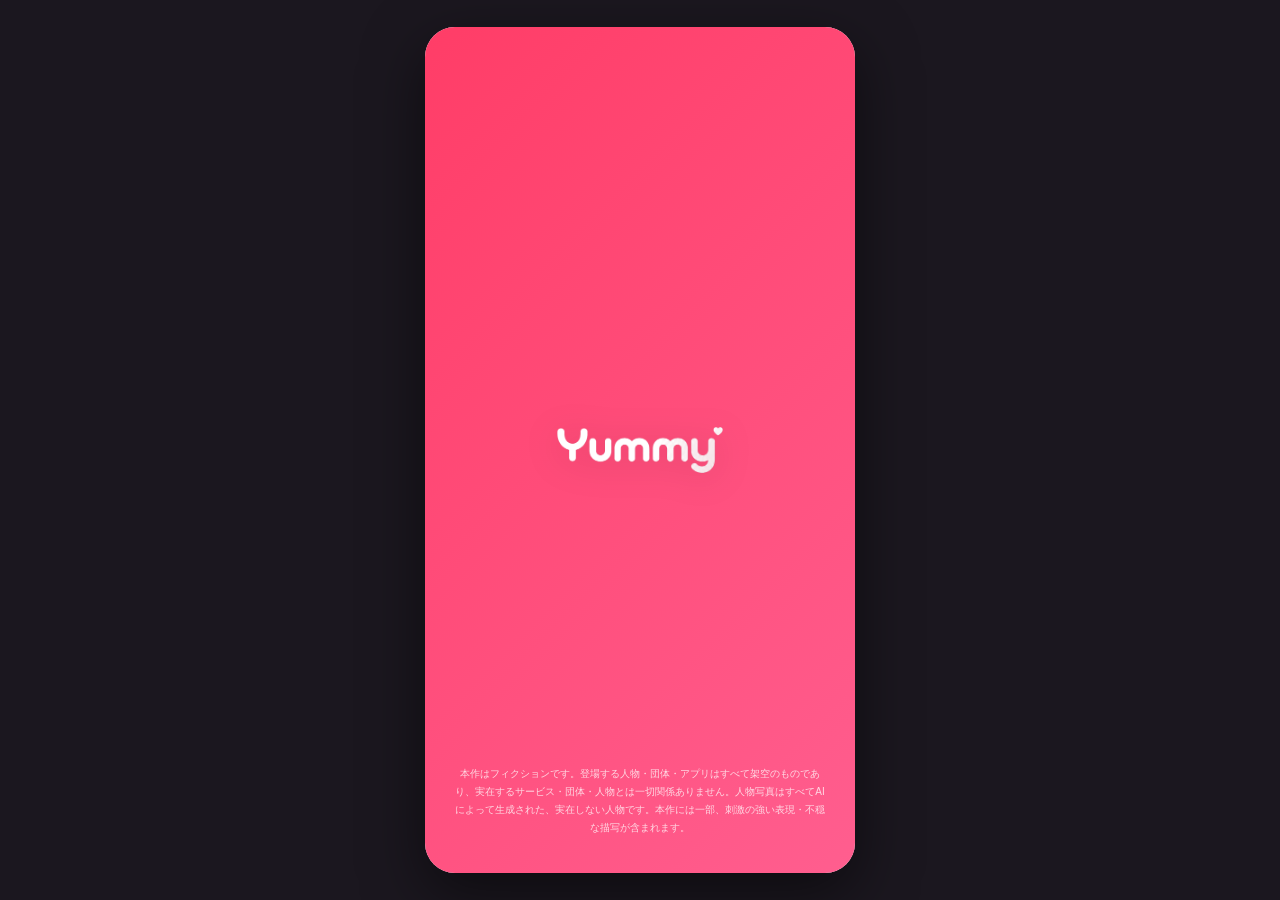
<file: index.html>
<!DOCTYPE html>
<html lang="ja">
<head>
<meta charset="UTF-8">
<meta name="viewport" content="width=device-width, initial-scale=1.0, maximum-scale=1.0, user-scalable=no, viewport-fit=cover">
<title>Yummy</title>
<link rel="stylesheet" href="style.css?v=68">
</head>
<body>
<div id="app">

  <!-- app header (top, no phone status bar) -->
  <header class="appbar">
    <span class="icon-btn" aria-hidden="true"></span>
    <div class="brand"><img class="brand-logo" src="assets/logo/yummy_pink.webp?v=68" alt="Yummy"></div>
    <button class="icon-btn" aria-label="menu" data-icon="menu"></button>
  </header>

  <!-- game HUD -->
  <div class="runbar">
    <span id="progressText" class="run-count">0 / 30</span>
    <div class="run-track"><div id="progressFill" class="run-fill"></div></div>
  </div>

  <!-- scrollable profile -->
  <main id="scroll" class="scroll">
    <!-- スワイプでズレた時に見える判定: 白背景に黒字シロ / 黒背景に白字クロ（明朝） -->
    <div class="judge-layer"><span class="jw jw-shiro">シロ</span><span class="jw jw-kuro">クロ</span></div>
    <div id="profile" class="profile"></div>
  </main>

  <!-- クロ側へ傾けた時の心拍ビネット（縁がじわっと暗くなる） -->
  <div id="dread"></div>

  <!-- 設定ドロワー（左からスライド） -->
  <div id="drawerWrap" class="hidden">
    <div id="drawerBack"></div>
    <aside id="drawer"></aside>
  </div>

  <!-- pinned decision buttons -->
  <nav class="float-actions">
    <button class="act act-nope" data-act="nope" aria-label="クロ" data-icon="x"></button>
    <button class="act act-like" data-act="like" aria-label="シロ" data-icon="heart"></button>
  </nav>

  <!-- zoom viewer -->
  <div id="zoom" class="zoom hidden">
    <div class="zoom-inner"><img id="zoomImg" alt=""></div>
    <button id="zoomClose" class="zoom-close" data-icon="x"></button>
    <div class="zoom-hint">ドラッグで移動 / ホイール・ピンチで拡大</div>
  </div>

  <!-- tutorial layer -->
  <div id="tut" class="hidden"></div>

  <!-- 闇ファイル図鑑 -->
  <div id="darkfile" class="hidden"></div>

  <!-- overlay screens -->
  <div id="overlay" class="overlay hidden"></div>

</div>

<script src="icons.js?v=68"></script>
<script src="data.js?v=68"></script>
<script src="darkdesc.js?v=68"></script>
<script src="manifest.js?v=68"></script>
<script src="app.js?v=68"></script>
</body>
</html>
</file>
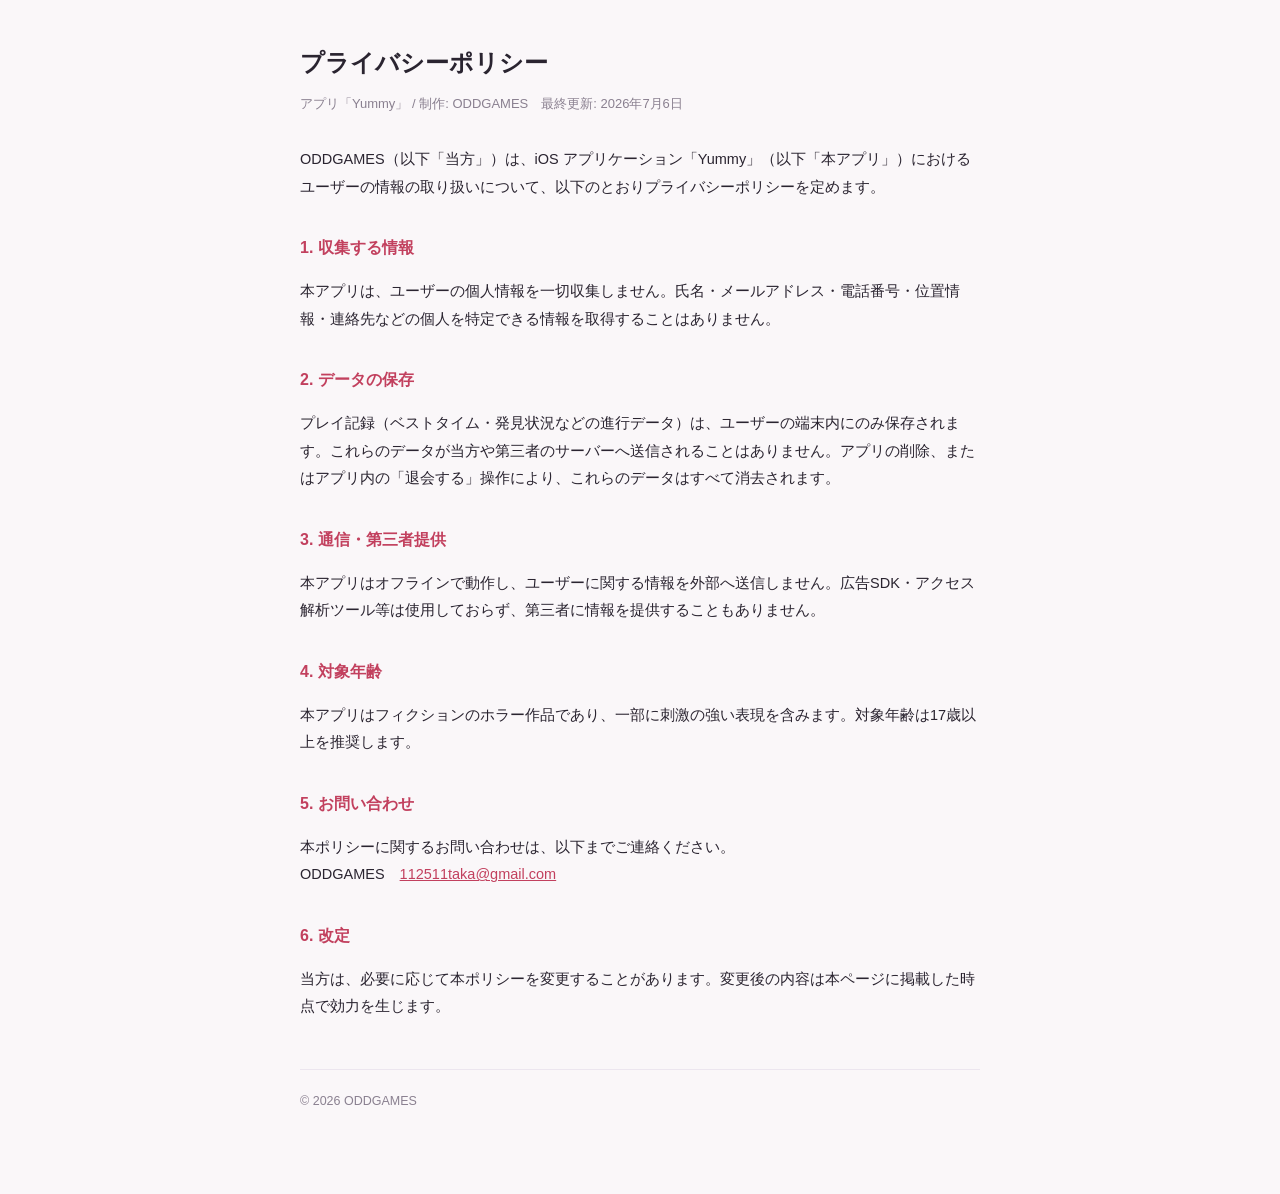
<file: privacy.html>
<!DOCTYPE html>
<html lang="ja">
<head>
<meta charset="UTF-8">
<meta name="viewport" content="width=device-width, initial-scale=1.0">
<title>プライバシーポリシー | Yummy</title>
<style>
:root{color-scheme:light}
body{margin:0;background:#faf7f9;color:#2a2430;font-family:-apple-system,"Hiragino Kaku Gothic ProN",sans-serif;line-height:1.9}
.wrap{max-width:680px;margin:0 auto;padding:40px 22px 80px}
h1{font-size:24px;margin:0 0 6px}
.sub{color:#8a8090;font-size:13px;margin:0 0 30px}
h2{font-size:16px;margin:32px 0 8px;color:#c2405e}
p,li{font-size:14.5px}
a{color:#c2405e}
.foot{margin-top:48px;padding-top:20px;border-top:1px solid #ece6ef;color:#8a8090;font-size:12.5px}
</style>
</head>
<body>
<div class="wrap">
<h1>プライバシーポリシー</h1>
<p class="sub">アプリ「Yummy」 / 制作: ODDGAMES　最終更新: 2026年7月6日</p>

<p>ODDGAMES（以下「当方」）は、iOS アプリケーション「Yummy」（以下「本アプリ」）におけるユーザーの情報の取り扱いについて、以下のとおりプライバシーポリシーを定めます。</p>

<h2>1. 収集する情報</h2>
<p>本アプリは、ユーザーの個人情報を一切収集しません。氏名・メールアドレス・電話番号・位置情報・連絡先などの個人を特定できる情報を取得することはありません。</p>

<h2>2. データの保存</h2>
<p>プレイ記録（ベストタイム・発見状況などの進行データ）は、ユーザーの端末内にのみ保存されます。これらのデータが当方や第三者のサーバーへ送信されることはありません。アプリの削除、またはアプリ内の「退会する」操作により、これらのデータはすべて消去されます。</p>

<h2>3. 通信・第三者提供</h2>
<p>本アプリはオフラインで動作し、ユーザーに関する情報を外部へ送信しません。広告SDK・アクセス解析ツール等は使用しておらず、第三者に情報を提供することもありません。</p>

<h2>4. 対象年齢</h2>
<p>本アプリはフィクションのホラー作品であり、一部に刺激の強い表現を含みます。対象年齢は17歳以上を推奨します。</p>

<h2>5. お問い合わせ</h2>
<p>本ポリシーに関するお問い合わせは、以下までご連絡ください。<br>
ODDGAMES　<a href="mailto:112511taka@gmail.com">112511taka@gmail.com</a></p>

<h2>6. 改定</h2>
<p>当方は、必要に応じて本ポリシーを変更することがあります。変更後の内容は本ページに掲載した時点で効力を生じます。</p>

<div class="foot">© 2026 ODDGAMES</div>
</div>
</body>
</html>
</file>
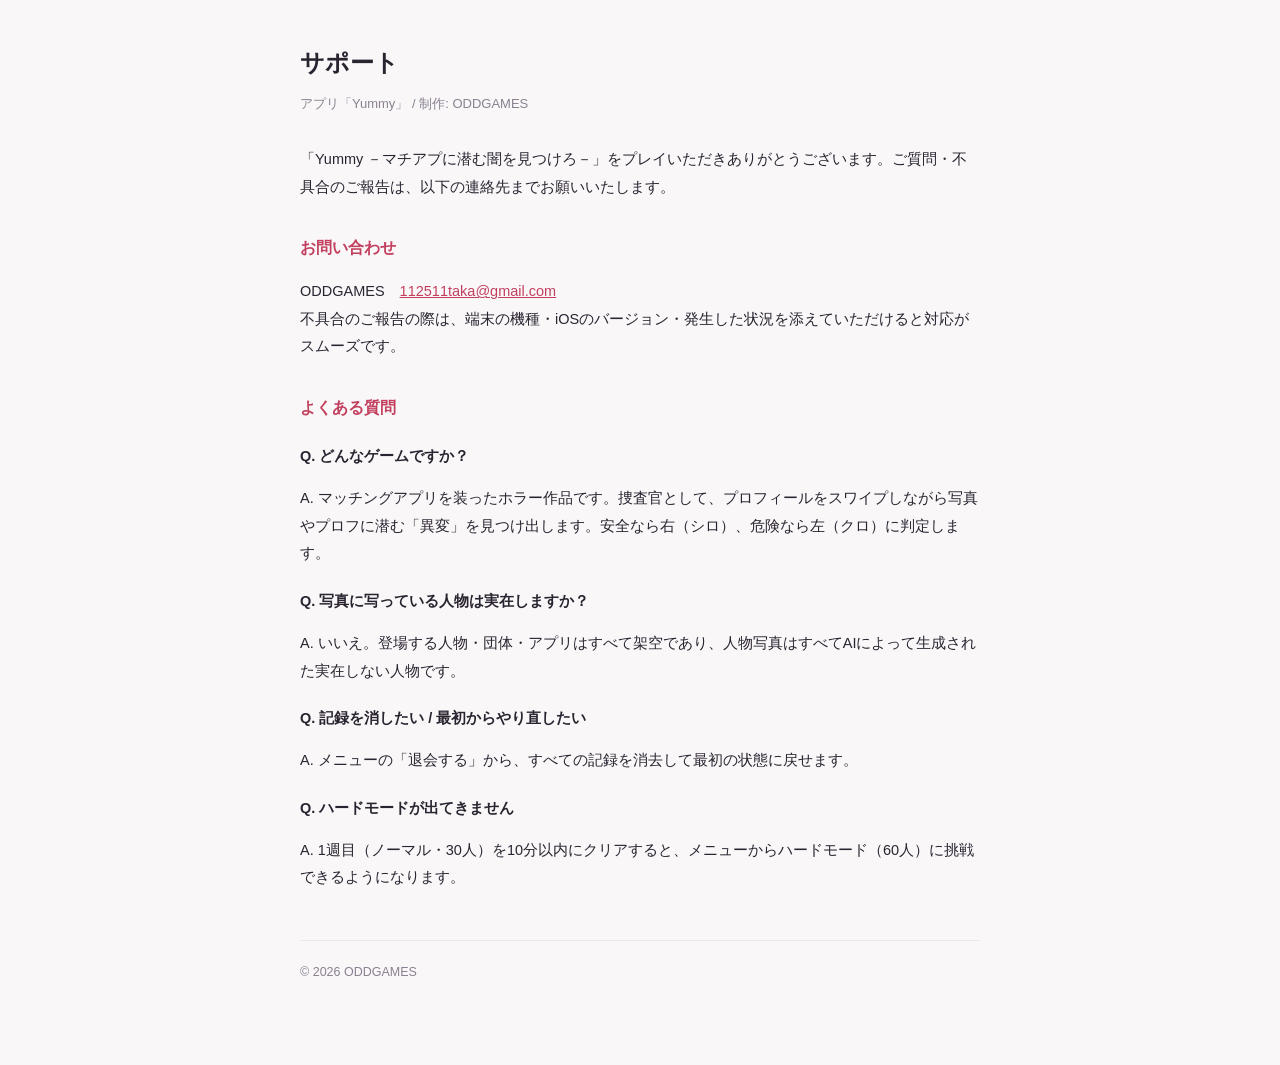
<file: support.html>
<!DOCTYPE html>
<html lang="ja">
<head>
<meta charset="UTF-8">
<meta name="viewport" content="width=device-width, initial-scale=1.0">
<title>サポート | Yummy</title>
<style>
:root{color-scheme:light}
body{margin:0;background:#faf7f9;color:#2a2430;font-family:-apple-system,"Hiragino Kaku Gothic ProN",sans-serif;line-height:1.9}
.wrap{max-width:680px;margin:0 auto;padding:40px 22px 80px}
h1{font-size:24px;margin:0 0 6px}
.sub{color:#8a8090;font-size:13px;margin:0 0 30px}
h2{font-size:16px;margin:32px 0 8px;color:#c2405e}
p,li{font-size:14.5px}
a{color:#c2405e}
.q{font-weight:700;margin-top:20px}
.foot{margin-top:48px;padding-top:20px;border-top:1px solid #ece6ef;color:#8a8090;font-size:12.5px}
</style>
</head>
<body>
<div class="wrap">
<h1>サポート</h1>
<p class="sub">アプリ「Yummy」 / 制作: ODDGAMES</p>

<p>「Yummy －マチアプに潜む闇を見つけろ－」をプレイいただきありがとうございます。ご質問・不具合のご報告は、以下の連絡先までお願いいたします。</p>

<h2>お問い合わせ</h2>
<p>ODDGAMES　<a href="mailto:112511taka@gmail.com">112511taka@gmail.com</a><br>
不具合のご報告の際は、端末の機種・iOSのバージョン・発生した状況を添えていただけると対応がスムーズです。</p>

<h2>よくある質問</h2>
<p class="q">Q. どんなゲームですか？</p>
<p>A. マッチングアプリを装ったホラー作品です。捜査官として、プロフィールをスワイプしながら写真やプロフに潜む「異変」を見つけ出します。安全なら右（シロ）、危険なら左（クロ）に判定します。</p>

<p class="q">Q. 写真に写っている人物は実在しますか？</p>
<p>A. いいえ。登場する人物・団体・アプリはすべて架空であり、人物写真はすべてAIによって生成された実在しない人物です。</p>

<p class="q">Q. 記録を消したい / 最初からやり直したい</p>
<p>A. メニューの「退会する」から、すべての記録を消去して最初の状態に戻せます。</p>

<p class="q">Q. ハードモードが出てきません</p>
<p>A. 1週目（ノーマル・30人）を10分以内にクリアすると、メニューからハードモード（60人）に挑戦できるようになります。</p>

<div class="foot">© 2026 ODDGAMES</div>
</div>
</body>
</html>
</file>
<file: style.css>
:root{
  /* rose mono-hue gradient — deliberately distinct from Tinder(pink→orange) & tapple(pink→purple) */
  --pink:#ff3d67; --pink2:#ff5e8f; --grad:linear-gradient(135deg,#ff3d67 0%,#ff5e8f 100%);
  --ink:#24202a; --sub:#8a8592; --line:#eee6ec; --bg:#f3f0f6; --card-radius:20px;
  --like:#38d39f; --nope:#ff5064; --super:#37a0ff; --gold:#ffb020;
}
*{box-sizing:border-box;-webkit-tap-highlight-color:transparent;margin:0;padding:0}
html,body{height:100%}
body{font-family:-apple-system,"Hiragino Kaku Gothic ProN","Noto Sans JP",sans-serif;background:#1b171f;color:var(--ink);
  display:flex;justify-content:center;align-items:center;overscroll-behavior:none}
#app{position:relative;width:100%;max-width:430px;height:100dvh;max-height:940px;background:var(--bg);
  display:flex;flex-direction:column;overflow:hidden;box-shadow:0 20px 60px rgba(0,0,0,.5)}
@media(min-width:460px){#app{border-radius:30px;height:94dvh}}

/* header */
.appbar{display:flex;align-items:center;justify-content:space-between;padding:12px 16px 8px;flex:none;
  padding-top:calc(12px + env(safe-area-inset-top,0px))}
.brand{display:flex;align-items:center;gap:6px}
.brand-logo{height:26px;width:auto;display:block}
.icon-btn{border:none;background:none;font-size:20px;color:#b6adbe;width:38px;height:38px;border-radius:50%;display:flex;align-items:center;justify-content:center}
.icon-btn:active{background:#0000000d}

/* HUD */
.runbar{display:flex;align-items:center;gap:10px;padding:2px 18px 10px;flex:none}
.run-count{font-size:12px;font-weight:700;color:var(--sub);min-width:52px}
.run-track{flex:1;height:6px;border-radius:4px;background:#e7e0ec;overflow:hidden}
.run-fill{height:100%;width:0;background:var(--grad);transition:width .3s}

/* scroll area */
.scroll{flex:1;overflow-y:auto;overscroll-behavior:contain;touch-action:pan-y}
.profile{will-change:transform}
.profile.enter{animation:profIn .3s ease}
@keyframes profIn{from{opacity:0;transform:translateY(12px)}to{opacity:1;transform:none}}

/* photo */
.photo-wrap{position:relative;width:100%;aspect-ratio:4/5;background:#d9d2df;overflow:hidden;user-select:none;touch-action:pan-y}
.photo{position:absolute;inset:0;background-size:cover;background-position:center top;background-repeat:no-repeat}
@keyframes photoIn{from{opacity:.15;transform:scale(1.05)}to{opacity:1;transform:scale(1)}}
.photo.anim{animation:photoIn .2s ease}
.ph-grad{position:absolute;left:0;right:0;bottom:0;height:46%;background:linear-gradient(to top,rgba(10,5,15,.82),transparent)}
.ph-name{position:absolute;left:18px;right:18px;bottom:16px;color:#fff;display:flex;align-items:baseline;gap:9px;flex-wrap:wrap}
.pn{font-size:28px;font-weight:800;line-height:1;text-shadow:0 1px 6px rgba(0,0,0,.4)}
.pa{font-size:22px;font-weight:400}
.ci-badge{font-size:12px;font-weight:700;background:var(--super);color:#fff;padding:2px 8px;border-radius:20px;display:inline-flex;align-items:center;gap:3px;transform:translateY(-3px)}
.ci-badge.warn{background:var(--nope)}
.ci-badge .ic{font-size:11px}

/* photo segments + edge */
.segs{position:absolute;top:10px;left:12px;right:12px;display:flex;gap:5px;z-index:4}
.seg{flex:1;height:3.5px;border-radius:3px;background:rgba(255,255,255,.35)}
.seg.on{background:#fff}
.edge{position:absolute;top:12%;bottom:26%;width:22%;z-index:2;display:flex;align-items:center;pointer-events:none;opacity:0;transition:opacity .15s}
.edge.l{left:0;justify-content:flex-start;padding-left:8px;background:linear-gradient(to right,rgba(0,0,0,.16),transparent)}
.edge.r{right:0;justify-content:flex-end;padding-right:8px;background:linear-gradient(to left,rgba(0,0,0,.16),transparent)}
.edge svg{width:22px;height:22px;fill:none;stroke:#fff;stroke-width:2.4;stroke-linecap:round;stroke-linejoin:round;filter:drop-shadow(0 1px 3px rgba(0,0,0,.5))}
.card-wrap:hover .edge,.photo-wrap:hover .edge{opacity:.3}
.edge.flash{opacity:.9}

/* floating action buttons — pinned to screen bottom (Pairs pattern), always reachable while scrolling */
.float-actions{position:absolute;bottom:calc(18px + env(safe-area-inset-bottom,0px));left:0;right:0;z-index:30;display:flex;justify-content:center;gap:84px;pointer-events:none}
.act{pointer-events:auto;border:none;border-radius:50%;background:#fff;display:flex;align-items:center;justify-content:center;
  box-shadow:0 10px 28px rgba(40,20,50,.32),0 2px 6px rgba(40,20,50,.18);transition:transform .1s}
.act:active{transform:scale(.9)}
.act-nope{width:64px;height:64px;color:#b01226;font-size:28px}
.act-like{width:64px;height:64px;color:#2fa8de;font-size:28px}

/* content area (bottom padding clears the pinned buttons) */
.content{padding:14px 14px calc(118px + env(safe-area-inset-bottom,0px))}
/* つぶやき (one-liner) bubble */
.tsu{background:#fff;border-radius:20px;padding:12px 16px;font-size:14px;font-weight:600;color:#3a343f;
  box-shadow:0 1px 3px rgba(40,20,50,.05);position:relative;margin-bottom:12px}
.tsu::before{content:'';position:absolute;top:-7px;left:26px;width:14px;height:14px;background:#fff;transform:rotate(45deg);border-radius:3px}
.tsu .tsu-label{display:block;font-size:10.5px;font-weight:700;color:var(--pink);margin-bottom:3px;letter-spacing:.5px}
.c-sec{background:#fff;border-radius:16px;padding:16px;margin-bottom:12px;box-shadow:0 1px 3px rgba(40,20,50,.05)}
.c-h{font-size:13px;font-weight:800;color:var(--ink);margin-bottom:13px;padding-left:10px;border-left:3px solid var(--pink);line-height:1.1;letter-spacing:.3px}
/* Pairs風タグ（全幅・大画像） */
.tag-list{display:flex;flex-direction:column;gap:11px}
.tagrow{position:relative;width:100%;height:104px;border-radius:14px;background:#cfc7d6 center/cover no-repeat;overflow:hidden;display:flex;align-items:flex-end}
.tagrow::after{content:'';position:absolute;inset:0;background:linear-gradient(to top,rgba(0,0,0,.62),transparent 62%)}
.tagrow span{position:relative;z-index:1;color:#fff;font-size:17px;font-weight:800;padding:13px 15px;text-shadow:0 1px 4px rgba(0,0,0,.55)}
/* bio */
.c-bio{font-size:14.5px;line-height:1.85;color:#3a343f;white-space:pre-wrap}
/* profile info rows */
.c-info .irow{display:flex;justify-content:space-between;align-items:center;padding:12px 2px;border-bottom:1px solid var(--line);font-size:14px}
.c-info .irow:last-child{border-bottom:none}
.ik{color:var(--sub);font-weight:600}
.iv{color:var(--ink);font-weight:700}
.iv.danger{color:var(--nope)}
.iv.on{color:var(--like)}
.iv.ok{color:var(--super)}
/* Q&A */
.qa{background:#faf8fc;border:1px solid var(--line);border-radius:12px;padding:11px 13px;margin-top:8px}
.qa:first-of-type{margin-top:0}
.qa .q{font-size:11.5px;color:var(--sub);margin-bottom:3px}
.qa .a{font-size:15px;font-weight:600}

/* スワイプ判定:
   シロ=白。ただし黒い影が薄くかかる / クロ=黒。ただし白いモヤが薄くかかる
   （どちらも純色ではない＝完全な白も完全な黒もいない、という本作の芯） */
.scroll.judge-shiro{background:
  radial-gradient(60% 45% at 6% 90%, rgba(0,0,0,.26) 0%, transparent 62%),
  radial-gradient(45% 35% at 22% 30%, rgba(0,0,0,.10) 0%, transparent 60%),
  linear-gradient(100deg, rgba(0,0,0,.10) 0%, transparent 30%),
  #fff}
.scroll.judge-kuro{background:
  radial-gradient(60% 42% at 94% 12%, rgba(255,255,255,.18) 0%, transparent 62%),
  radial-gradient(48% 38% at 78% 66%, rgba(255,255,255,.09) 0%, transparent 62%),
  linear-gradient(260deg, rgba(255,255,255,.08) 0%, transparent 30%),
  #000}
.judge-layer{position:sticky;top:0;height:0;z-index:0;pointer-events:none}
.profile{position:relative;z-index:1}
/* 判定スタンプ: 印鑑のように枠に入れて、少し斜めに捺す（横書き・明朝） */
.jw{position:absolute;top:170px;font-size:46px;font-weight:700;line-height:1;opacity:0;
  transition:opacity .12s ease;letter-spacing:7px;text-indent:7px;
  padding:12px 14px;border:4px solid;border-radius:9px;
  font-family:"Hiragino Mincho ProN","Yu Mincho","Noto Serif JP",serif}
.jw-shiro{left:26px;color:#131313e8;border-color:#131313e0;transform:rotate(-8deg)}
.jw-kuro{right:26px;color:#f5f5f5ee;border-color:#f5f5f5e6;transform:rotate(8deg)}
.scroll.judge-shiro .jw-shiro{opacity:1}
.scroll.judge-kuro .jw-kuro{opacity:1}

/* クロ側心拍ビネット: 左に傾けるほど縁が暗くなり、鼓動のように脈打つ */
#dread{position:absolute;inset:0;pointer-events:none;z-index:25;opacity:0;will-change:opacity,transform;
  background:radial-gradient(120% 95% at 50% 42%, transparent 52%, rgba(12,0,5,.55) 80%, rgba(14,0,6,.85) 100%)}
#dread.beat{animation:dreadBeat 1.05s ease-in-out infinite}
@keyframes dreadBeat{0%,100%{transform:scale(1)}10%{transform:scale(1.015)}20%{transform:scale(1)}32%{transform:scale(1.009)}44%{transform:scale(1)}}

/* 設定ドロワー（左からスライド） */
#drawerWrap{position:absolute;inset:0;z-index:92}
#drawerBack{position:absolute;inset:0;background:#00000066;animation:tFade .25s ease}
#drawer{position:absolute;top:0;bottom:0;right:0;width:300px;background:#fff;box-shadow:-8px 0 40px #0004;
  padding:calc(20px + env(safe-area-inset-top,0px)) 20px 24px;overflow-y:auto;
  transform:translateX(100%);animation:drawerIn .28s cubic-bezier(.2,.85,.3,1) forwards}
@keyframes drawerIn{to{transform:translateX(0)}}
.dw-title{font-size:19px;font-weight:800;color:var(--ink);margin-bottom:18px;display:flex;align-items:center;justify-content:space-between}
.dw-close{border:none;background:#f0ecf3;color:#8a8592;width:32px;height:32px;border-radius:50%;display:flex;align-items:center;justify-content:center}
.dw-close .ic{width:14px;height:14px}
.dw-sec{font-size:11.5px;font-weight:800;color:var(--pink);letter-spacing:.12em;margin:18px 0 10px}
.dw-row{display:flex;align-items:center;gap:12px;padding:8px 0;font-size:13.5px;color:var(--ink);font-weight:600}
.dw-row label{width:42px;color:var(--sub);font-weight:700;font-size:12px}
.dw-row input[type=range]{flex:1;accent-color:var(--pink)}
.dw-val{width:34px;text-align:right;font-variant-numeric:tabular-nums;color:var(--sub);font-size:12px}
.dw-note{font-size:10px;color:#b3aab8;margin-top:2px}
.dw-rec{display:flex;justify-content:space-between;padding:7px 2px;font-size:13.5px;border-bottom:1px solid var(--line)}
.dw-rec:last-of-type{border-bottom:none}
.dw-rec .rk{color:var(--sub);font-weight:700;font-size:12px}
.dw-rec .tv{font-weight:800;color:var(--ink);font-variant-numeric:tabular-nums}
.dw-empty{font-size:12.5px;color:#b3aab8;padding:6px 2px}
.dw-dark{margin-top:6px;width:100%;text-align:left;border:1px solid #2a121a;background:#0d0409;color:#e8c9cf;
  border-radius:12px;padding:14px 16px;font-size:14px;font-weight:700;letter-spacing:.2em;
  font-family:"Hiragino Mincho ProN","Yu Mincho",serif;display:flex;justify-content:space-between;align-items:center}
.dw-dark small{font-family:-apple-system,sans-serif;font-size:10px;color:#8a5c66;letter-spacing:.05em}
.dw-dark:active{transform:scale(.98)}
/* 未解放（初回クリア前）: グレーアウト＆押せない */
.dw-dark.locked{opacity:.42;filter:grayscale(.7);pointer-events:none}
.dw-dark.locked:active{transform:none}
/* ハードモード（解放後は挑戦ボタン、解放前はグレーアウト） */
.dw-hard{width:100%;text-align:left;border:none;border-radius:12px;padding:14px 16px;
  background:linear-gradient(135deg,#3a0a14,#7a0f22);color:#ffdbe1;font-size:14.5px;font-weight:800;
  letter-spacing:.06em;display:flex;flex-direction:column;gap:3px;box-shadow:0 6px 18px #7a0f2240}
.dw-hard small{font-family:-apple-system,sans-serif;font-size:10.5px;font-weight:600;color:#e59aa6;letter-spacing:.02em}
.dw-hard:active{transform:scale(.98)}
.dw-hard.locked{background:#efe7ec;color:#9a8f9f;box-shadow:none;pointer-events:none}
.dw-hard.locked small{color:#b3a7b6}
/* メニュー項目（結果をシェア / この作品について） */
.dw-item{width:100%;text-align:left;border:none;background:#f6f2f8;color:var(--ink);
  border-radius:12px;padding:14px 16px;margin-bottom:8px;font-size:14px;font-weight:700;
  display:flex;justify-content:space-between;align-items:center}
.dw-item:active{background:#ece6f0}
.dw-chev{color:#b6adbe;font-size:20px;font-weight:400;line-height:1}
.dw-item.dw-danger{color:#c2405e}
/* 確認ダイアログ（破壊的操作） */
.confirm-card{background:#fff;border-radius:18px;padding:26px 24px 20px;max-width:320px;width:100%;
  text-align:center;box-shadow:0 20px 60px #0006;animation:dpIn .4s ease}
.confirm-msg{font-size:14px;line-height:1.85;color:var(--ink);margin-bottom:22px}
.confirm-btns{display:flex;gap:10px}
.confirm-cancel,.confirm-yes{flex:1;border-radius:12px;padding:13px;font-size:14px;font-weight:800}
.confirm-cancel{border:1px solid var(--line);background:#fff;color:var(--sub)}
.confirm-yes{border:none;background:linear-gradient(135deg,#a3122a,#ff2b47);color:#fff}
.confirm-cancel:active,.confirm-yes:active{transform:scale(.97)}
/* タイトルに戻る（ピンク背景・白字） */
.dw-home{width:100%;margin-top:16px;border:none;border-radius:12px;background:var(--grad);color:#fff;
  padding:14px;font-size:14.5px;font-weight:800;letter-spacing:.08em;box-shadow:0 6px 18px #ff3d6740}
.dw-home:active{transform:scale(.98)}
/* トースト */
.toast{position:absolute;left:50%;bottom:88px;transform:translate(-50%,10px);z-index:96;
  background:#1c1720ee;color:#fff;font-size:13px;font-weight:600;padding:11px 20px;border-radius:22px;
  box-shadow:0 8px 30px #0006;opacity:0;transition:opacity .3s,transform .3s;pointer-events:none}
.toast.show{opacity:1;transform:translate(-50%,0)}
/* この作品について モーダル */
.about-modal{position:absolute;inset:0;z-index:97;display:flex;align-items:center;justify-content:center;
  background:#00000077;padding:26px;animation:tFade .25s ease}
.about-card{background:#fff;border-radius:20px;padding:28px 24px 22px;max-width:340px;width:100%;text-align:center;
  box-shadow:0 20px 60px #0006;animation:dpIn .5s ease}
.about-logo{width:120px;height:auto;margin:0 auto 4px}
.about-tag{font-size:12.5px;font-weight:700;color:var(--pink);margin-bottom:14px}
.about-body{font-size:11px;line-height:1.9;color:#7a7480;text-align:left;margin-bottom:16px}
.about-cred{border-top:1px solid var(--line);padding-top:14px;margin-bottom:18px}
.ac-row{display:flex;justify-content:space-between;font-size:12px;padding:4px 2px}
.ac-k{color:var(--sub);font-weight:600}
.ac-v{color:var(--ink);font-weight:700}
.about-close{border:none;background:var(--grad);color:#fff;border-radius:24px;
  padding:12px 40px;font-size:14px;font-weight:700}
.about-close:active{transform:scale(.96)}

/* zoom */
.zoom{position:absolute;inset:0;background:#000;z-index:60;display:flex;align-items:center;justify-content:center;overflow:hidden}
.zoom-inner{will-change:transform}
.zoom-inner img{max-width:100%;max-height:100dvh;display:block;user-select:none;-webkit-user-drag:none}
.zoom-close{position:absolute;top:calc(16px + env(safe-area-inset-top,0px));right:16px;width:40px;height:40px;border-radius:50%;border:none;background:rgba(255,255,255,.15);color:#fff;display:flex;align-items:center;justify-content:center}
.zoom-close .ic{width:20px;height:20px}
.zoom-hint{position:absolute;bottom:20px;left:0;right:0;text-align:center;color:#fff9;font-size:12px}

/* ===== overlays (本体と同じマチアプUIトーンに統一) ===== */
.overlay{position:absolute;inset:0;z-index:80;display:flex;flex-direction:column;align-items:center;justify-content:center;
  text-align:center;padding:30px 24px;background:var(--bg);color:var(--ink)}
.ov-logo{display:flex;align-items:center;justify-content:center;gap:10px;font-size:46px;font-weight:800;letter-spacing:-1px}
.ov-logo .ic{color:var(--pink);width:.8em;height:.8em}
.ov-logo span{background:var(--grad);-webkit-background-clip:text;background-clip:text;color:transparent}
.ov-logo.clear span{letter-spacing:2px}
.ov-tag{color:var(--sub);font-size:14px;font-weight:600;margin:8px 0 20px}
.ov-card{background:#fff;border-radius:18px;padding:18px 18px 14px;max-width:330px;width:100%;
  box-shadow:0 2px 10px rgba(40,20,50,.07);text-align:left}
.ov-rule{display:flex;flex-direction:column;gap:1px;margin-bottom:10px}
.ov-rule b{font-size:15.5px}
.ov-rule span{font-size:12px;color:var(--sub)}
.rule-like{color:var(--like)}
.rule-nope{color:var(--nope)}
.ov-divider{height:1px;background:var(--line);margin:12px 0}
.ov-hint{font-size:12.5px;line-height:1.75;color:#5a5461;margin-bottom:8px}
.ov-hint.warn{color:#c2405e;font-weight:600}
.ov-note{font-size:10px;color:#b3aab8;margin-top:20px;line-height:1.6;max-width:320px}
/* result (共通=冤罪の中立トーン) */
.ov-go{font-size:28px;font-weight:900;letter-spacing:2px;color:var(--ink);margin-bottom:4px}
.ov-sub{font-size:13.5px;color:var(--sub);font-weight:600;margin-bottom:18px}
.overlay .dead-photo{width:116px;height:116px;border-radius:50%;background-size:cover;background-position:center top;
  margin:0 auto;border:4px solid #fff;box-shadow:0 6px 18px rgba(40,20,50,.18),0 0 0 3px #ffd3dd}
.overlay .dead-name{font-weight:800;font-size:19px;margin:14px 0 10px}
.overlay .dead-age{font-weight:400;font-size:16px;color:var(--sub)}
.overlay .verdict{display:inline-flex;align-items:center;padding:8px 20px;border-radius:24px;font-weight:800;font-size:14.5px;letter-spacing:.5px}
.overlay .verdict.was{background:#ffe3e9;color:#e0264f}
.overlay .verdict.wasnt{background:#dff5ec;color:#0e9f6e}
.ov-progress{font-size:13px;font-weight:700;color:var(--sub);margin-top:14px}
/* buttons */
.btn{margin-top:20px;border:none;border-radius:30px;background:var(--grad);color:#fff;font-size:16.5px;font-weight:700;
  padding:15px 52px;box-shadow:0 8px 20px #ff3d6740}
.btn:active{transform:scale(.96)}
.btn.sub{background:#fff;color:var(--pink);border:1.5px solid #ffd3dd;box-shadow:none;padding:12px 34px;font-size:14px;margin-top:12px}

/* ===== 結果画面 共通: 演出レイヤの土台 ===== */
.go-inner{position:relative;z-index:5;display:flex;flex-direction:column;align-items:center;width:100%}
.fx-goo,.fx-blood,.fx-vhs,.fx-orbs,.fx-holy{position:absolute;inset:0;pointer-events:none;overflow:hidden}

/* ===== DEAD END（クロを見逃した死）: 禍々しい赤黒 =====
   演出方針（oddquiz 即死演出の思想を移植）:
   ・血は「落ちてくる粒」ではなく、上端に張り付いた不揃いな筋が
     background-size アニメで十数秒かけて じわじわ 伸びていく
   ・画面は揺らさない。絶望は遅さで出す
   ・RGBスプリット等の狂いは数秒に一瞬だけ薄く差し込む */
.overlay.dead{background:radial-gradient(130% 100% at 50% 0%,#2a070e 0%,#170409 55%,#0c0205 100%);
  color:#e8c9cf;overflow:hidden}
/* 血だれ: Canvas実装（app.js startBloodFX）。
   直線グラデでは血にならないため、横に揺らぐランダムウォーク＋速度の脈動＋
   先端の溜まりを毎フレーム描画する。CSSはコンテナだけ */
.fx-blood{z-index:2}
.fx-blood canvas{position:absolute;inset:0;width:100%;height:100%}
/* 画面周縁の赤いビネット（ゆっくり脈打つ。枠線は出さない） */
.fx-goo{z-index:1}
.fx-goo::before{content:'';position:absolute;inset:0;
  box-shadow:inset 0 0 90px rgba(200,20,50,.22),inset 0 0 260px rgba(160,10,40,.16);
  animation:deadPulse 3.2s ease-in-out infinite alternate}
@keyframes deadPulse{from{opacity:.5}to{opacity:1}}
/* 走査線は静かに敷くだけ（明滅させない） */
.fx-vhs{z-index:3;opacity:.5;
  background:repeating-linear-gradient(0deg,transparent 0 3px,rgba(0,0,0,.14) 3px 4px)}
/* 数秒に一度だけ、ごく薄いトラッキングラインが上へ流れる */
.fx-vhs::after{content:'';position:absolute;left:0;right:0;height:44px;top:110%;
  background:linear-gradient(rgba(255,255,255,0),rgba(255,255,255,.08),rgba(255,255,255,0));
  animation:vhsRoll 7s linear infinite}
@keyframes vhsRoll{0%{top:110%}12%{top:-8%}100%{top:-8%}}
/* 揺れは廃止。クラスは互換のため残す（何もしない） */
.vhs-shake{animation:none}
/* ホラー書体（ローカルバンドル・OFL） */
@font-face{font-family:'Creepster';src:url('assets/fonts/Creepster.woff2') format('woff2');font-display:swap}
.overlay.dead .ov-go{position:relative;color:#ff2b47;font-size:52px;letter-spacing:6px;
  font-family:'Creepster','Hiragino Mincho ProN',serif;font-weight:400;
  text-shadow:0 0 22px #ff2b4788,0 0 60px #a3122a66;margin-bottom:2px}
/* DEAD側のボタン: 角丸四角＋明朝 */
.overlay.dead .btn,.overlay.dead .btn.sub{border-radius:10px;
  font-family:'Hiragino Mincho ProN','Yu Mincho','Noto Serif JP',serif;font-weight:600;letter-spacing:.12em}
/* RGBスプリット: 常時2本ズレを重ねるのではなく、6.5秒周期の一瞬(3%)だけ狂う */
.overlay.dead .ov-go::before,.overlay.dead .ov-go::after{content:attr(data-glitch);position:absolute;inset:0;opacity:0}
.overlay.dead .ov-go::before{color:#0ef;animation:glitchA 6.5s steps(2) infinite}
.overlay.dead .ov-go::after{color:#ff5f7a;animation:glitchB 6.5s steps(2) infinite .12s}
@keyframes glitchA{0%,93.9%,97.1%,100%{opacity:0;transform:none}94%{opacity:.6;transform:translate(-4px,1px)}95.5%{opacity:.35;transform:translate(2px,-1px)}97%{opacity:0}}
@keyframes glitchB{0%,93.9%,97.1%,100%{opacity:0;transform:none}94%{opacity:.55;transform:translate(4px,-1px)}95.5%{opacity:.3;transform:translate(-2px,1px)}97%{opacity:0}}
.overlay.dead .ov-sub{color:#c98b95}
.overlay.dead .dead-photo{border-color:#12030a;box-shadow:0 0 0 3px #a3122a,0 12px 34px #000d;filter:saturate(.55) brightness(.8) contrast(1.05)}
.overlay.dead .dead-name{color:#f3d9dc}
.overlay.dead .dead-age{color:#9c6b74}
.overlay.dead .verdict.was{background:#a3122a;color:#ffd9de;box-shadow:0 0 18px #a3122a88}
.overlay.dead .ov-progress{color:#9c6b74}
.overlay.dead .btn{background:linear-gradient(135deg,#a3122a,#ff2b47);box-shadow:0 8px 24px #a3122a66}
.overlay.dead .btn.sub{background:transparent;color:#e08a97;border-color:#5a1b26}

/* ===== 冤罪（誤ってクロ判定）: 白黒混合のグレー＋黒いオーブ =====
   方針: 音のない世界。大きく柔らかいオーブが呼吸するようにゆっくり漂うだけ。
   派手さゼロ、罪悪感の静けさ */
.overlay.enzai{background:
  radial-gradient(90% 70% at 20% 15%,#f4f4f5 0%,transparent 60%),
  radial-gradient(80% 65% at 85% 80%,#3c3b41 0%,transparent 65%),
  radial-gradient(120% 100% at 50% 50%,#cbcacf 0%,#8f8e95 70%,#6b6a71 100%);
  color:#2a282e;overflow:hidden}
/* 靄（もや）: 巨大なぼかし塊が反対方向に超低速で流れ、灰色が「混ざり続ける」 */
.fx-orbs::before,.fx-orbs::after{content:'';position:absolute;width:120%;height:70%;border-radius:50%;
  filter:blur(70px);pointer-events:none}
.fx-orbs::before{top:-20%;left:-30%;background:radial-gradient(circle,#ffffff55,transparent 70%);
  animation:fogA 26s ease-in-out infinite alternate}
.fx-orbs::after{bottom:-25%;right:-30%;background:radial-gradient(circle,#1a191dcc,transparent 70%);
  animation:fogB 32s ease-in-out infinite alternate}
@keyframes fogA{from{transform:translate(0,0)}to{transform:translate(18%,10%)}}
@keyframes fogB{from{transform:translate(0,0)}to{transform:translate(-16%,-8%)}}
.fx-orbs{z-index:1}
.orb{position:absolute;border-radius:50%;
  background:radial-gradient(circle at 34% 28%,#3d3c43,#101014 68%,#000 100%);
  animation:orbFloat ease-in-out infinite alternate}
@keyframes orbFloat{from{transform:translate(0,0)}to{transform:translate(10px,-34px)}}
.overlay.enzai .ov-go{color:#3a383f;letter-spacing:4px}
/* 冤罪側のボタン: 角丸四角（フォントは現行のまま） */
.overlay.enzai .btn,.overlay.enzai .btn.sub{border-radius:10px}
.overlay.enzai .ov-sub{color:#57555d}
.overlay.enzai .dead-photo{border-color:#e6e5e9;box-shadow:0 6px 18px #0004,0 0 0 3px #a5a4ab;filter:grayscale(.55)}
.overlay.enzai .verdict.wasnt{background:#e9e8ec;color:#3f3d45}
.overlay.enzai .ov-progress{color:#5b5961}
.overlay.enzai .btn{background:linear-gradient(135deg,#4c4a52,#77757e);box-shadow:0 8px 20px #0003}
.overlay.enzai .btn.sub{background:#ffffff70;color:#4c4a52;border-color:#9d9ca3}

/* ===== CLEAR: 神々しい水色 =====
   方針: 紙吹雪ではなく「光の中に浮かび上がる」。
   ・天からの淡い光条（ゆっくり呼吸）
   ・粒子は少数精鋭。奥行き（ぼかし差）を持たせて漂うように上る */
.overlay.holy{background:radial-gradient(130% 100% at 50% 0%,#ffffff 0%,#eaf8ff 45%,#c8ecff 100%);overflow:hidden}
.fx-holy{z-index:1}
/* 天からの光条（2本の斜めシャフトが超低速で明滅） */
.fx-holy::before,.fx-holy::after{content:'';position:absolute;top:-20%;height:130%;width:34%;
  background:linear-gradient(to bottom,#ffffffcc,#e8f7ff44 55%,transparent 85%);
  filter:blur(28px);pointer-events:none}
.fx-holy::before{left:8%;transform:skewX(-9deg);animation:shaft 9s ease-in-out infinite alternate}
.fx-holy::after{right:6%;width:26%;transform:skewX(7deg);animation:shaft 12s ease-in-out infinite alternate 2s}
@keyframes shaft{from{opacity:.25}to{opacity:.85}}
/* 上昇する光の帯（背景ごと上に流れている感覚） */
.hlight{position:absolute;left:-25%;right:-25%;height:46%;
  background:radial-gradient(50% 50% at 50% 50%,#ffffffb8 0%,#d8f2ff55 55%,transparent 75%);
  filter:blur(34px);transform:translateY(110vh);animation:hlRise linear infinite}
@keyframes hlRise{0%{transform:translateY(110vh);opacity:0}14%{opacity:.9}86%{opacity:.9}100%{transform:translateY(-70vh);opacity:0}}
/* 粒子: 少数・低速・奥行き。まっすぐではなく僅かに揺れながら上る */
.spark{position:absolute;bottom:-3%;border-radius:50%;background:#fff;
  box-shadow:0 0 6px #fff,0 0 14px #aee6ff,0 0 26px #8fdcff66;
  animation:sparkUp ease-in infinite}
@keyframes sparkUp{
  0%{transform:translate(0,0) scale(1);opacity:0}
  10%{opacity:.95}
  40%{transform:translate(9px,-42vh) scale(.8)}
  70%{transform:translate(-7px,-74vh) scale(.6);opacity:.8}
  100%{transform:translate(4px,-108vh) scale(.3);opacity:0}}
/* タイム（クリア時のみ表示） */
.holy-time{display:flex;flex-direction:column;align-items:center;margin:2px 0 14px}
.ht-n{font-size:44px;font-weight:900;letter-spacing:1px;color:#1e90c9;text-shadow:0 0 24px #9fdcff;line-height:1.1;font-variant-numeric:tabular-nums}
.ht-l{font-size:11px;font-weight:800;letter-spacing:4px;color:#6aa9c4;margin-top:2px}
.overlay.holy .ov-tag{max-width:300px;line-height:1.8}
/* クリア画面のモード表示・ハード解放バナー */
.clear-mode{display:inline-block;margin:8px auto 0;padding:3px 15px;border-radius:999px;
  color:#fff;font-size:11px;font-weight:900;letter-spacing:3px}
.clear-mode.normal{background:linear-gradient(135deg,#2fa8de,#8fdcff)}
.clear-mode.hard{background:linear-gradient(135deg,#a3122a,#ff2b47)}
.hard-unlock{margin:2px auto 16px;max-width:290px;padding:12px 16px;border-radius:14px;
  background:#0d0409;border:1px solid #7a0f22;color:#ffd0d7;line-height:1.5;
  display:flex;flex-direction:column;gap:3px;align-items:center;animation:dpIn .5s ease}
.hard-unlock .hu-head{display:flex;align-items:center;gap:7px;font-size:14px;font-weight:800}
.hard-unlock .hu-ic{width:16px;height:16px;fill:none;stroke:#ff6b81;stroke-width:2;
  stroke-linecap:round;stroke-linejoin:round}
.hard-unlock span{font-size:11px;font-weight:600;color:#e59aa6}

/* ===== クリアの流れ: ホワイトアウト → 天国が透けて現れる ===== */
.whiteout{position:absolute;inset:0;background:#fff;z-index:8;pointer-events:none;
  animation:whiteout 3s ease-out forwards}
@keyframes whiteout{0%{opacity:1}30%{opacity:1}100%{opacity:0}}
.go-inner.holy-enter{animation:holyIn 2.2s ease 1s both}
@keyframes holyIn{from{opacity:0;transform:translateY(10px)}to{opacity:1;transform:none}}

/* ===== クロ判定の闇堕ち ===== */
.hs-n.corrupt{color:#ff2b47!important;text-shadow:0 0 18px #ff2b4788,0 0 40px #a3122a66;
  transition:color .9s ease,text-shadow .9s ease,opacity .5s ease}
.hs.corrupt-card{background:#1c070cd9;transition:background 1.2s ease}
.hs.corrupt-card .hs-l{color:#c98b95;transition:color 1.2s ease}
/* 粒子が数字へ吸い込まれる（--dx/--dyの位置から中心へ） */
.kuro-p{position:absolute;width:5px;height:5px;border-radius:50%;
  background:#a3122a;box-shadow:0 0 8px #ff2b4788;
  transform:translate(var(--dx),var(--dy)) scale(.6);opacity:0;
  animation:kuroIn 1s cubic-bezier(.5,0,.8,.4) forwards}
@keyframes kuroIn{10%{opacity:1}100%{transform:translate(0,0) scale(1.1);opacity:1}}
/* 爆発 */
.kuro-burst{position:absolute;width:14px;height:14px;margin:-7px 0 0 -7px;border-radius:50%;
  background:radial-gradient(circle,#ff2b47 0%,#a3122a 40%,transparent 70%);
  animation:kuroBurst .9s cubic-bezier(.1,.7,.3,1) forwards}
@keyframes kuroBurst{
  0%{transform:scale(.6);opacity:1;filter:blur(0)}
  40%{transform:scale(14);opacity:.85;filter:blur(2px)}
  100%{transform:scale(26);opacity:0;filter:blur(6px)}}
/* 爆発後、右上（⚙＝図鑑）へ吸収されていく粒子 */
.kuro-absorb{position:absolute;width:5px;height:5px;border-radius:50%;
  background:#a3122a;box-shadow:0 0 8px #ff2b47aa;opacity:0;
  animation:kuroAbsorb 1.2s cubic-bezier(.4,0,.7,.3) forwards}
@keyframes kuroAbsorb{
  0%{transform:translate(0,0) scale(1);opacity:1}
  100%{transform:translate(var(--ax),var(--ay)) scale(.2);opacity:0}}

/* ===== 初回POPUP: 闇ファイル解放 ===== */
.dark-popup{position:absolute;inset:0;z-index:20;display:flex;align-items:center;justify-content:center;
  background:#00000055;animation:tFade .5s ease}
.dp-card{background:#0d0409f2;border:1px solid #a3122a66;border-radius:14px;padding:30px 34px 26px;
  text-align:center;box-shadow:0 10px 50px #000c,0 0 40px #a3122a33;animation:dpIn .6s ease}
@keyframes dpIn{from{opacity:0;transform:scale(.9)}to{opacity:1;transform:none}}
.dp-text{color:#e8c9cf;font-size:15.5px;font-weight:600;letter-spacing:.1em;margin-bottom:18px;
  font-family:"Hiragino Mincho ProN","Yu Mincho",serif}
.dp-btn{border:1px solid #a3122a;background:linear-gradient(135deg,#3a0d15,#1c070c);color:#ff8a9c;
  border-radius:10px;padding:12px 38px;font-size:14px;font-weight:700;letter-spacing:.15em;
  font-family:"Hiragino Mincho ProN","Yu Mincho",serif}
.dp-btn:active{transform:scale(.96)}

/* ===== 闇ファイル（図鑑） ===== */
#darkfile{position:absolute;inset:0;z-index:95;background:#0a0508;display:flex;flex-direction:column;
  animation:tFade .35s ease}
.df-head{display:flex;align-items:center;justify-content:space-between;flex:none;
  padding:calc(14px + env(safe-area-inset-top,0px)) 16px 12px;border-bottom:1px solid #2a121a}
.df-title{font-family:"Hiragino Mincho ProN","Yu Mincho",serif;font-size:19px;font-weight:600;
  letter-spacing:.3em;color:#e8c9cf}
.df-close{border:none;background:#ffffff10;color:#c98b95;width:36px;height:36px;border-radius:50%;
  display:flex;align-items:center;justify-content:center}
.df-close .ic{width:16px;height:16px}
/* カテゴリ分け: スクロール土台の中に「写真異変」「タグ異変」の見出し＋グリッドを並べる */
.df-scroll{flex:1;overflow-y:auto;padding-bottom:calc(24px + env(safe-area-inset-bottom,0px))}
.df-sec{display:flex;align-items:center;justify-content:space-between;padding:16px 14px 9px;
  font-family:"Hiragino Mincho ProN","Yu Mincho",serif;font-size:15px;font-weight:600;letter-spacing:.18em;color:#e8c9cf;
  border-bottom:1px solid #24101a;margin:0 4px 4px}
.df-sec-n{font-family:-apple-system,sans-serif;font-size:12px;font-weight:700;letter-spacing:.06em;color:#8a5c66}
.df-grid{display:grid;grid-template-columns:repeat(3,1fr);gap:6px;padding:6px 12px 4px}
.df-cell{position:relative}
.df-thumb{position:relative;aspect-ratio:4/5;border-radius:8px;background-size:cover;background-position:center top;
  border:1px solid #2a121a;filter:saturate(.85) brightness(.92);overflow:hidden}
.df-cell:active .df-thumb{filter:none}
/* 闇タグの札（興味・関心カードそのまま。画像の上にラベルを重ねる） */
.df-tag{position:absolute;left:0;right:0;bottom:0;padding:16px 7px 7px;
  background:linear-gradient(to top,#000000e0,transparent);
  color:#fff;font-size:11px;font-weight:800;line-height:1.2;text-shadow:0 1px 4px #000}
.df-no{position:absolute;left:5px;top:5px;font-size:9.5px;font-weight:700;letter-spacing:.06em;
  color:#ff8a9c;background:#0a0508cc;padding:2px 6px;border-radius:6px}
/* 収集数カウンタ */
.df-count{margin-left:auto;margin-right:12px;font-size:12px;font-weight:700;letter-spacing:.1em;color:#8a5c66}
/* 難易度（赤星1〜5） */
.df-stars{position:absolute;right:5px;bottom:5px;background:#0a0508cc;padding:2px 5px;border-radius:6px;
  font-size:8.5px;letter-spacing:1px;line-height:1}
.st{color:#3a1a22}
.st.on{color:#e0264f;text-shadow:0 0 5px #a3122a88}
/* タグ札はラベルが下端を占めるので、難易度★は右上へ逃がす */
.tagcell .df-stars{top:5px;bottom:auto}
.df-d-stars{margin-top:6px;font-size:15px;letter-spacing:4px}
/* 未収集: UNIDENTIFIED */
.df-unknown .df-thumb{display:flex;align-items:center;justify-content:center;
  background:linear-gradient(150deg,#140a10,#0d0509 60%);border:1px dashed #33161f;filter:none}
.df-q{font-size:34px;font-weight:900;color:#3a1a24;
  font-family:"Hiragino Mincho ProN","Yu Mincho",serif}
.df-unknown .df-no{color:#6e4a53}
.df-unid{position:absolute;left:0;right:0;bottom:7px;text-align:center;
  font-size:7.5px;font-weight:700;letter-spacing:.18em;color:#4a2530}
/* 詳細 */
.df-detail{position:absolute;inset:0;z-index:5;background:#0a0508f5;display:flex;
  align-items:center;justify-content:center;animation:tFade .25s ease}
.df-d-inner{width:100%;max-width:340px;padding:16px 20px;display:flex;flex-direction:column;align-items:center}
/* 画像は縦を抑えて、説明＋ボタンが必ず画面内に収まる配分にする */
.df-d-img-wrap{position:relative;width:100%;display:flex;justify-content:center}
.df-d-inner img{width:100%;max-height:52vh;object-fit:contain;border-radius:12px;
  border:1px solid #3a1a24;box-shadow:0 12px 44px #000c}
/* セット異変（女6の同じ男など）: 詳細は複数枚を横並び */
.df-d-set{gap:6px}
.df-d-set img{width:auto;flex:1;min-width:0;max-height:40vh}
/* グリッドのセルに「N枚セット」バッジ */
.df-setbadge{position:absolute;left:5px;bottom:5px;background:#7a0f22e6;color:#ffdbe1;
  padding:2px 6px;border-radius:6px;font-size:9px;font-weight:800;letter-spacing:.04em}
/* タグ詳細: 画像の上に興味・関心カードのラベルを大きく重ねる */
.df-d-tag{position:absolute;left:0;right:0;bottom:0;padding:34px 18px 16px;
  background:linear-gradient(to top,#000000e6,transparent);border-radius:0 0 12px 12px;
  color:#fff;font-size:20px;font-weight:800;text-align:left;text-shadow:0 1px 6px #000}
.df-d-no{margin-top:12px;font-size:13px;font-weight:800;letter-spacing:.2em;color:#ff8a9c}
/* 説明は最大3行（従来+1行）。超過は構造的に不可能（clamp） */
.df-d-desc{margin-top:7px;font-size:13px;line-height:1.85;color:#cfaab2;text-align:center;
  font-family:"Hiragino Mincho ProN","Yu Mincho",serif;
  display:-webkit-box;-webkit-line-clamp:3;-webkit-box-orient:vertical;overflow:hidden}
/* 閉じるは小さく（+1行分のスペースをここから捻出） */
.df-d-close{margin-top:10px;border:1px solid #4a2530;background:none;color:#c98b95;
  border-radius:8px;padding:6px 22px;font-size:11.5px;font-weight:600;letter-spacing:.15em}
.overlay.holy .ov-logo{filter:drop-shadow(0 0 16px #b5e6ff)}
.overlay.holy .ov-logo span{background:linear-gradient(135deg,#2fa8de,#8fdcff);-webkit-background-clip:text;background-clip:text;color:transparent}
.overlay.holy .ov-tag{color:#4d94b8}
.holy-stats{display:flex;gap:12px;margin-top:4px}
.hs{background:#ffffffd9;border-radius:16px;padding:14px 18px;min-width:82px;box-shadow:0 4px 16px #9fdcff55}
.hs-n{display:block;font-size:26px;font-weight:900;color:#1e90c9}
.hs-l{display:block;font-size:11px;font-weight:700;color:#6aa9c4;margin-top:2px}
.overlay.holy .btn{background:linear-gradient(135deg,#2fa8de,#67cdf7);box-shadow:0 8px 24px #67cdf766}
.overlay.holy .btn.sub{background:#ffffffaa;color:#2ba6dc;border-color:#bde8fb}

/* icons */
.ic{width:1em;height:1em;display:inline-block;vertical-align:-.14em;flex:none}

/* generic loading state (共通ロード表示。内部情報は一切出さない) */
.photo.loading{background:linear-gradient(110deg,#e6dfeb 40%,#f3eef6 50%,#e6dfeb 60%);background-size:200% 100%;animation:shimmer 1.2s linear infinite}
.photo.loading::after{content:'';position:absolute;top:50%;left:50%;width:34px;height:34px;margin:-17px 0 0 -17px;
  border-radius:50%;border:3px solid #ffffffaa;border-top-color:var(--pink);animation:spin .8s linear infinite}
@keyframes shimmer{from{background-position:200% 0}to{background-position:-200% 0}}
@keyframes spin{to{transform:rotate(360deg)}}

/* ===== title screen — 本物のマチアプのスプラッシュ流儀（ブランド色全面＋白ロゴ＋注意書きのみ） ===== */
.overlay.title{background:var(--grad);padding:0;overflow:hidden}
.t2-tap{position:relative;width:100%;height:100%;display:flex;flex-direction:column;align-items:center;justify-content:center;
  padding:32px 30px;cursor:pointer}
.t2-logo{display:flex;align-items:center;justify-content:center;animation:tFade .8s ease both}
.t2-logo-img{width:64%;max-width:280px;height:auto;display:block;
  filter:drop-shadow(0 4px 18px rgba(0,0,0,.14))}
.t2-note{position:absolute;left:30px;right:30px;bottom:calc(36px + env(safe-area-inset-bottom,0px));font-size:10px;line-height:1.8;color:#ffffffc4;text-align:center;
  animation:tFade .8s .25s ease both}
@keyframes tFade{from{opacity:0}to{opacity:1}}
@keyframes tUp{from{opacity:0;transform:translateY(12px)}to{opacity:1;transform:none}}
/* 2回目以降のタイトル: 一瞬だけVHSが乱れ赤黒いホラーがよぎる */
.t2-glitch{position:absolute;inset:0;z-index:5;pointer-events:none;opacity:0;
  background:
    repeating-linear-gradient(0deg,transparent 0 2px,rgba(0,0,0,.28) 2px 3px),
    linear-gradient(0deg,#ff2b4733,transparent 20% 80%,#ff2b4733),
    radial-gradient(130% 100% at 50% 42%,#3a0008 0%,#12000399 55%,#08000255 100%)}
.t2-glitch.on{animation:t2glitch .42s linear 1}
@keyframes t2glitch{
  0%{opacity:0;transform:translate(0,0) scaleX(1)}
  12%{opacity:.95;transform:translate(-6px,3px) scaleX(1.03)}
  28%{opacity:.4;transform:translate(7px,-4px) scaleX(.99)}
  46%{opacity:.9;transform:translate(-4px,2px) scaleX(1.02)}
  70%{opacity:.55;transform:translate(3px,-1px)}
  88%{opacity:.2;transform:translate(-2px,1px)}
  100%{opacity:0;transform:translate(0,0)}}
/* グリッチ中はロゴがRGBズレして震える */
.t2-logo.glitch{animation:t2logoGlitch .42s linear 1}
@keyframes t2logoGlitch{
  0%,100%{transform:translate(0,0);filter:none}
  12%{transform:translate(5px,-2px);filter:drop-shadow(-4px 0 0 #0ff8) drop-shadow(4px 0 0 #ff2b47cc)}
  30%{transform:translate(-6px,2px);filter:drop-shadow(4px 0 0 #0ffaa) drop-shadow(-4px 0 0 #ff2b47cc)}
  55%{transform:translate(4px,1px);filter:drop-shadow(-3px 0 0 #0ff8) drop-shadow(3px 0 0 #ff2b47aa)}
  80%{transform:translate(-2px,0);filter:none}}

/* ===== tutorial ===== */
#tut{position:absolute;inset:0;z-index:70}
#tut.pass{pointer-events:none}
.tut-skip{position:absolute;top:calc(14px + env(safe-area-inset-top,0px));right:14px;pointer-events:auto;z-index:8;
  background:#0a0710c9;color:#fff;border:1px solid #ffffff2b;border-radius:18px;padding:7px 16px;font-size:12px;font-weight:700}
/* スワイプ実習：写真下部を暗く沈めて字幕を立たせる */
.tut.pass::before{content:'';position:absolute;inset:0;pointer-events:none;
  background:linear-gradient(to top,#0a0610f2 0%,#0a0610c4 14%,#0a061050 30%,transparent 46%)}
/* 映画字幕（明朝・黒場・素のテキスト）
   scrimは不透過＆無アニメ＝字幕切替の瞬間に下画面が露出しない。フェードは文字側だけ */
.inter-layer{cursor:pointer;background:#040207}
.tut-scrim{position:absolute;inset:0;background:#040207}
.inter{position:absolute;left:30px;right:30px;top:50%;transform:translateY(-50%);
  font-family:"Hiragino Mincho ProN","Yu Mincho","Noto Serif JP",serif;
  font-size:19px;font-weight:600;line-height:2.4;letter-spacing:.12em;color:#e9e4ee;text-align:center;
  animation:interIn 1.1s ease both}
.inter-tap{position:absolute;left:0;right:0;bottom:56px;text-align:center;
  font-size:11px;letter-spacing:.2em;color:#5d5566;animation:tFade 1s .9s ease both}
@keyframes interIn{from{opacity:0}to{opacity:1}}
/* スワイプ実習の字幕（写真下部のビネット上に直接） */
.tut-cap{position:absolute;left:20px;right:20px;bottom:132px;z-index:2;text-align:center;
  font-family:"Hiragino Mincho ProN","Yu Mincho","Noto Serif JP",serif;
  font-size:16.5px;font-weight:600;line-height:2.1;letter-spacing:.08em;color:#f2edf5;
  text-shadow:0 1px 10px #000,0 0 26px #000;animation:interIn .8s ease both}
.tut-cap b{font-weight:700}
.tut-cap b.kuro{color:#ff4a5f;text-shadow:0 1px 10px #000,0 0 18px #a3122a}
.tut-cap b.shiro{color:#9adcff;text-shadow:0 1px 10px #000,0 0 18px #2fa8de}
.tut-cap.blink{animation:capBlink .5s ease}
@keyframes capBlink{0%,100%{opacity:1}30%{opacity:.15}60%{opacity:1}80%{opacity:.3}}

/* card "ピクピク" nudge — カードが自らスワイプしかけて戻るのを2回、休んでループ */
.profile.tut-nudge-left{animation:nudgeL 2.1s ease-in-out infinite}
.profile.tut-nudge-right{animation:nudgeR 2.1s ease-in-out infinite}
@keyframes nudgeL{
  0%{transform:none}
  7%{transform:translateX(-34px) rotate(-3.2deg)}   /* 少しスライド */
  15%{transform:none}                                /* 戻る */
  22%{transform:translateX(-34px) rotate(-3.2deg)}   /* もう一回 */
  30%{transform:none}
  100%{transform:none}                               /* 休み→ループ */
}
@keyframes nudgeR{
  0%{transform:none}
  7%{transform:translateX(34px) rotate(3.2deg)}
  15%{transform:none}
  22%{transform:translateX(34px) rotate(3.2deg)}
  30%{transform:none}
  100%{transform:none}
}
@keyframes tutshake{0%,100%{transform:translateX(0)}25%{transform:translateX(-9px)}50%{transform:translateX(9px)}75%{transform:translateX(-5px)}}
@keyframes briefIn{from{opacity:0;transform:translateY(-46%) scale(.94)}to{opacity:1;transform:translateY(-50%) scale(1)}}
@keyframes coachIn{from{opacity:0;transform:translateY(20px)}to{opacity:1;transform:none}}

.hidden{display:none!important}
</file>
